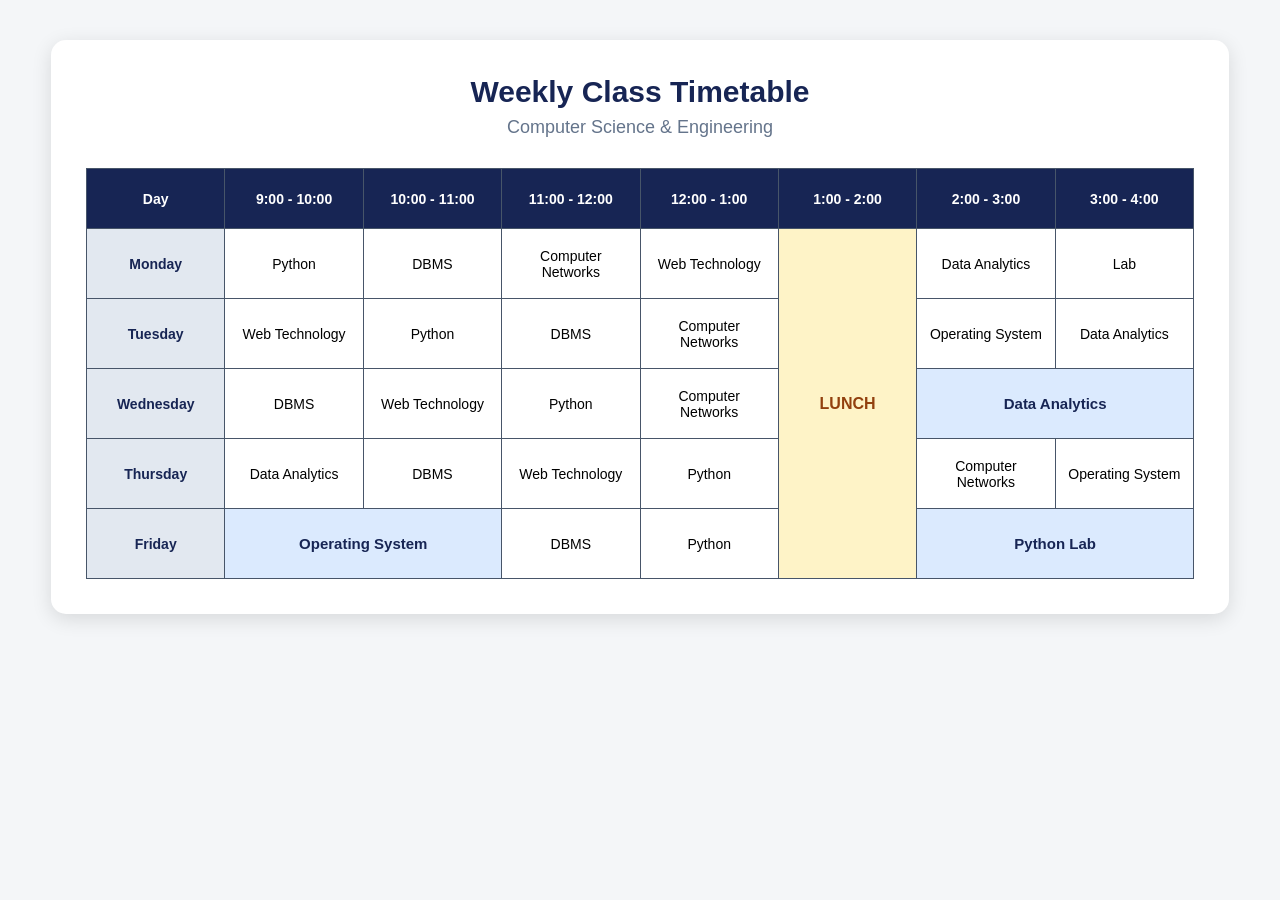
<file: TABLES/index.html>
<!doctype html>
<html lang="en">
  <head>
    <meta charset="UTF-8" />
    <meta name="viewport" content="width=device-width, initial-scale=1.0" />

    <title>College Timetable</title>

    <!-- External CSS -->
    <link rel="stylesheet" href="./styles.css" />
  </head>

  <body>
    <div class="container">
      <h1>Weekly Class Timetable</h1>

      <h2>Computer Science & Engineering</h2>

      <table>
        <!-- Table Heading -->
        <tr>
          <th>Day</th>
          <th>9:00 - 10:00</th>
          <th>10:00 - 11:00</th>
          <th>11:00 - 12:00</th>
          <th>12:00 - 1:00</th>
          <th>1:00 - 2:00</th>
          <th>2:00 - 3:00</th>
          <th>3:00 - 4:00</th>
        </tr>

        <!-- ================= MONDAY ================= -->

        <tr>
          <td class="day">Monday</td>

          <td>Python</td>

          <td>DBMS</td>

          <td>Computer Networks</td>

          <td>Web Technology</td>

          <!-- Lunch continues vertically -->
          <td rowspan="5" class="lunch">LUNCH</td>

          <td>Data Analytics</td>

          <td>Lab</td>
        </tr>

        <!-- ================= TUESDAY ================= -->

        <tr>
          <td class="day">Tuesday</td>

          <td>Web Technology</td>

          <td>Python</td>

          <td>DBMS</td>

          <td>Computer Networks</td>

          <!-- Lunch cell is already created above -->

          <td>Operating System</td>

          <td>Data Analytics</td>
        </tr>

        <!-- ================= WEDNESDAY ================= -->

        <tr>
          <td class="day">Wednesday</td>

          <td>DBMS</td>

          <td>Web Technology</td>

          <td>Python</td>

          <td>Computer Networks</td>

          <!-- Lunch cell is already created above -->

          <td colspan="2" class="two-hour">Data Analytics</td>
        </tr>

        <!-- ================= THURSDAY ================= -->

        <tr>
          <td class="day">Thursday</td>

          <td>Data Analytics</td>

          <td>DBMS</td>

          <td>Web Technology</td>

          <td>Python</td>

          <!-- Lunch cell is already created above -->

          <td>Computer Networks</td>

          <td>Operating System</td>
        </tr>

        <!-- ================= FRIDAY ================= -->

        <tr>
          <td class="day">Friday</td>

          <!-- Operating System = 2 Hours -->
          <td colspan="2" class="two-hour">Operating System</td>

          <td>DBMS</td>

          <td>Python</td>

          <!-- Lunch cell is already created above -->

          <!-- Python Lab = 2 Hours -->
          <td colspan="2" class="two-hour">Python Lab</td>
        </tr>
      </table>
    </div>
  </body>
</html>
</file>
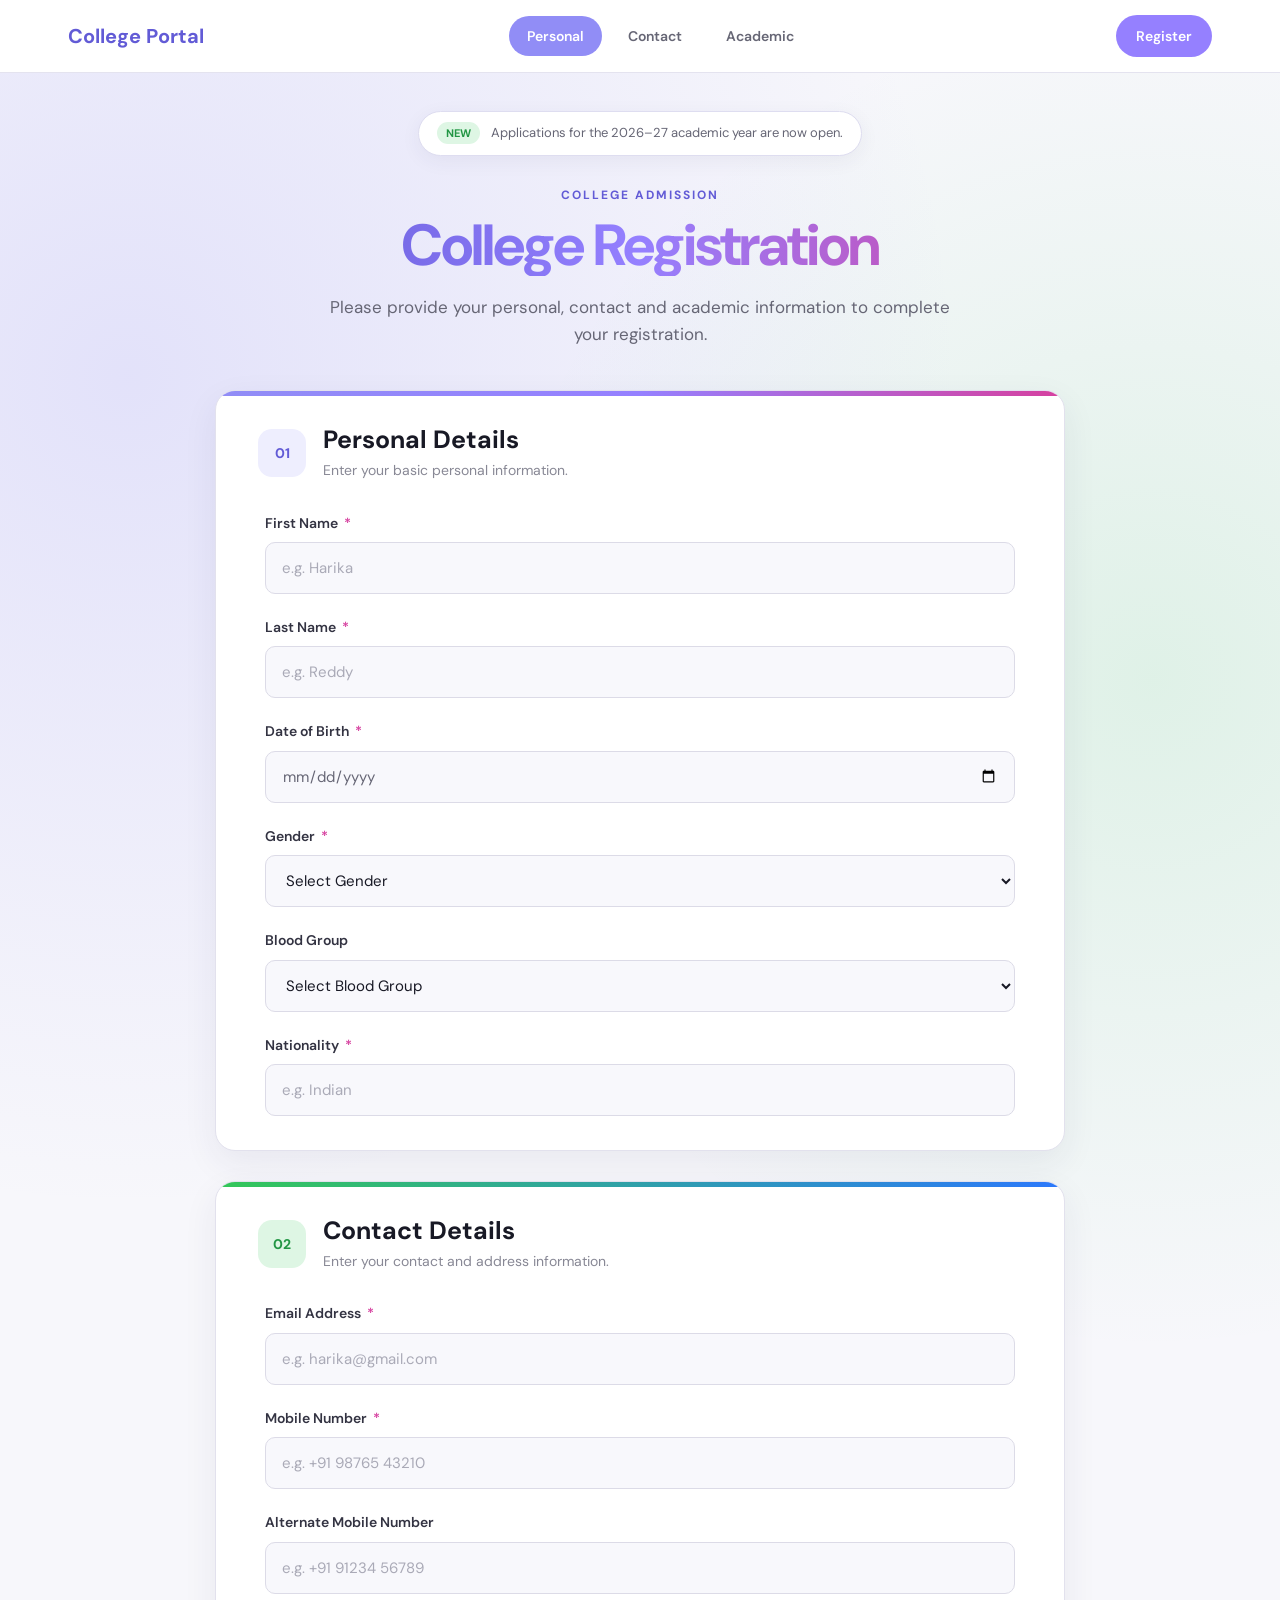
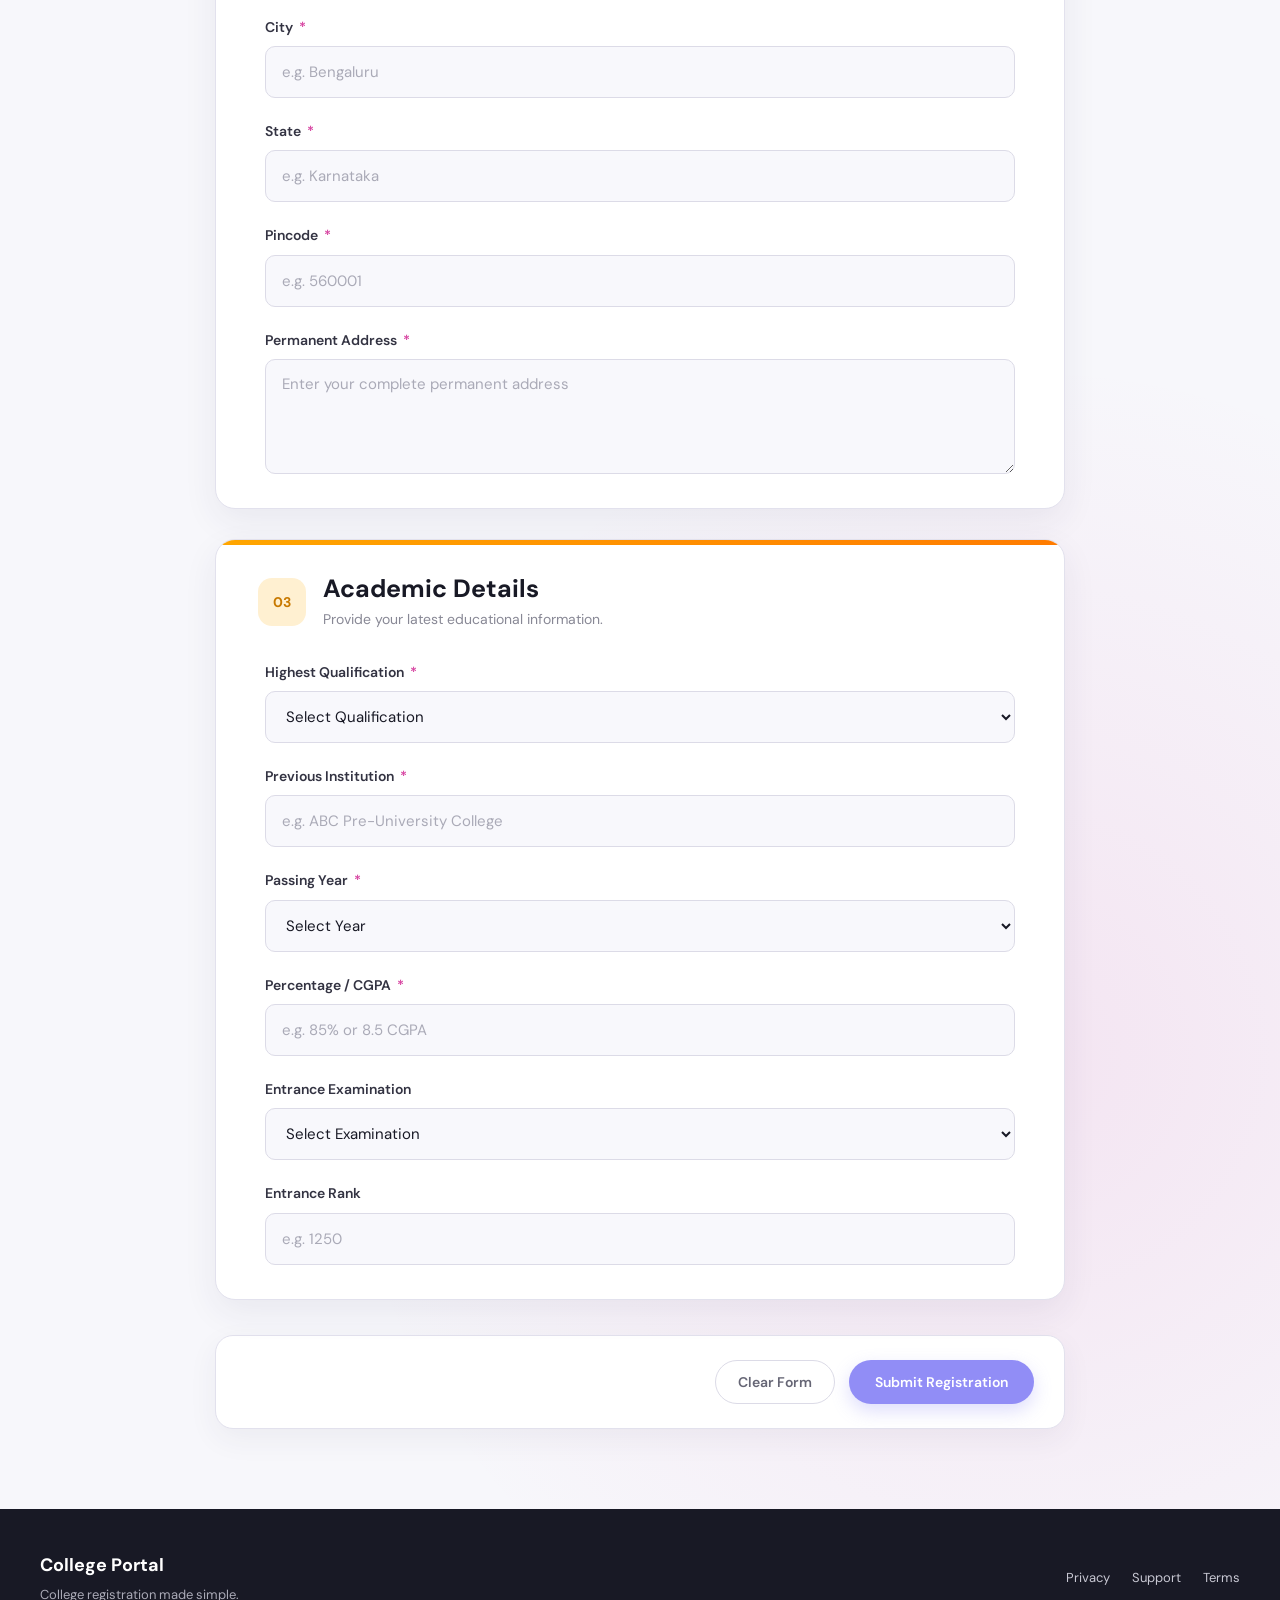
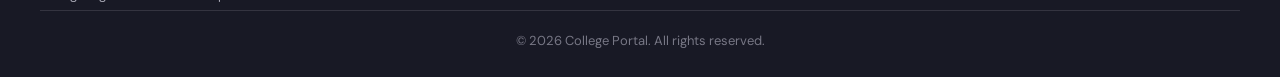
<file: TABLES/forms/index.html>
<!doctype html>
<html lang="en">
  <head>
    <meta charset="UTF-8" />

    <meta name="viewport" content="width=device-width, initial-scale=1.0" />

    <meta
      name="description"
      content="College Registration Form - Personal, Contact and Academic Details"
    />

    <title>College Registration</title>

    <!-- Google Font -->
    <link rel="preconnect" href="https://fonts.googleapis.com" />
    <link rel="preconnect" href="https://fonts.gstatic.com" crossorigin />

    <link
      href="https://fonts.googleapis.com/css2?family=DM+Sans:wght@400;500;600;700&display=swap"
      rel="stylesheet"
    />

    <!-- External CSS -->
    <link rel="stylesheet" href="./style.css" />
  </head>

  <body>
    <!-- =========================
         NAVIGATION BAR
    ========================== -->

    <header class="navbar">
      <div class="nav-container">
        <div class="logo">College Portal</div>

        <nav class="nav-links">
          <a href="#personal"> Personal </a>

          <a href="#contact"> Contact </a>

          <a href="#academic"> Academic </a>
        </nav>

        <a href="#registration" class="register-button"> Register </a>
      </div>
    </header>

    <!-- =========================
         MAIN CONTENT
    ========================== -->

    <main id="registration">
      <!-- Announcement -->

      <div class="announcement">
        <span>NEW</span>
        Applications for the 2026–27 academic year are now open.
      </div>

      <!-- Hero Section -->

      <section class="hero">
        <p class="hero-label">COLLEGE ADMISSION</p>

        <h1>College Registration</h1>

        <p class="hero-description">
          Please provide your personal, contact and academic information to
          complete your registration.
        </p>
      </section>

      <!-- =========================
             FORM
        ========================== -->

      <form id="registrationForm">
        <!-- =========================
                 PERSONAL DETAILS
            ========================== -->

        <section class="form-section" id="personal">
          <div class="section-heading">
            <span class="section-number"> 01 </span>

            <div>
              <h2>Personal Details</h2>

              <p>Enter your basic personal information.</p>
            </div>
          </div>

          <div class="form-fields">
            <!-- First Name -->

            <div class="field">
              <label for="firstName">
                First Name
                <span class="required">*</span>
              </label>

              <input
                type="text"
                id="firstName"
                name="firstName"
                placeholder="e.g. Harika"
                autocomplete="given-name"
                required
              />
            </div>

            <!-- Last Name -->

            <div class="field">
              <label for="lastName">
                Last Name
                <span class="required">*</span>
              </label>

              <input
                type="text"
                id="lastName"
                name="lastName"
                placeholder="e.g. Reddy"
                autocomplete="family-name"
                required
              />
            </div>

            <!-- Date of Birth -->

            <div class="field">
              <label for="dob">
                Date of Birth
                <span class="required">*</span>
              </label>

              <input type="date" id="dob" name="dob" required />
            </div>

            <!-- Gender -->

            <div class="field">
              <label for="gender">
                Gender
                <span class="required">*</span>
              </label>

              <select id="gender" name="gender" required>
                <option value="">Select Gender</option>

                <option value="female">Female</option>

                <option value="male">Male</option>

                <option value="other">Other</option>

                <option value="prefer-not">Prefer not to say</option>
              </select>
            </div>

            <!-- Blood Group -->

            <div class="field">
              <label for="bloodGroup"> Blood Group </label>

              <select id="bloodGroup" name="bloodGroup">
                <option value="">Select Blood Group</option>

                <option value="A+">A+</option>

                <option value="A-">A-</option>

                <option value="B+">B+</option>

                <option value="B-">B-</option>

                <option value="O+">O+</option>

                <option value="O-">O-</option>

                <option value="AB+">AB+</option>

                <option value="AB-">AB-</option>
              </select>
            </div>

            <!-- Nationality -->

            <div class="field">
              <label for="nationality">
                Nationality
                <span class="required">*</span>
              </label>

              <input
                type="text"
                id="nationality"
                name="nationality"
                placeholder="e.g. Indian"
                required
              />
            </div>
          </div>
        </section>

        <!-- =========================
                 CONTACT DETAILS
            ========================== -->

        <section class="form-section" id="contact">
          <div class="section-heading">
            <span class="section-number"> 02 </span>

            <div>
              <h2>Contact Details</h2>

              <p>Enter your contact and address information.</p>
            </div>
          </div>

          <div class="form-fields">
            <!-- Email -->

            <div class="field">
              <label for="email">
                Email Address
                <span class="required">*</span>
              </label>

              <input
                type="email"
                id="email"
                name="email"
                placeholder="e.g. harika@gmail.com"
                autocomplete="email"
                required
              />
            </div>

            <!-- Mobile -->

            <div class="field">
              <label for="mobile">
                Mobile Number
                <span class="required">*</span>
              </label>

              <input
                type="tel"
                id="mobile"
                name="mobile"
                placeholder="e.g. +91 98765 43210"
                autocomplete="tel"
                required
              />
            </div>

            <!-- Alternate Mobile -->

            <div class="field">
              <label for="alternateMobile"> Alternate Mobile Number </label>

              <input
                type="tel"
                id="alternateMobile"
                name="alternateMobile"
                placeholder="e.g. +91 91234 56789"
              />
            </div>

            <!-- City -->

            <div class="field">
              <label for="city">
                City
                <span class="required">*</span>
              </label>

              <input
                type="text"
                id="city"
                name="city"
                placeholder="e.g. Bengaluru"
                autocomplete="address-level2"
                required
              />
            </div>

            <!-- State -->

            <div class="field">
              <label for="state">
                State
                <span class="required">*</span>
              </label>

              <input
                type="text"
                id="state"
                name="state"
                placeholder="e.g. Karnataka"
                autocomplete="address-level1"
                required
              />
            </div>

            <!-- Pincode -->

            <div class="field">
              <label for="pincode">
                Pincode
                <span class="required">*</span>
              </label>

              <input
                type="text"
                id="pincode"
                name="pincode"
                placeholder="e.g. 560001"
                inputmode="numeric"
                maxlength="6"
                required
              />
            </div>

            <!-- Address -->

            <div class="field">
              <label for="address">
                Permanent Address
                <span class="required">*</span>
              </label>

              <textarea
                id="address"
                name="address"
                placeholder="Enter your complete permanent address"
                required
              ></textarea>
            </div>
          </div>
        </section>

        <!-- =========================
                 ACADEMIC DETAILS
            ========================== -->

        <section class="form-section" id="academic">
          <div class="section-heading">
            <span class="section-number"> 03 </span>

            <div>
              <h2>Academic Details</h2>

              <p>Provide your latest educational information.</p>
            </div>
          </div>

          <div class="form-fields">
            <!-- Qualification -->

            <div class="field">
              <label for="qualification">
                Highest Qualification
                <span class="required">*</span>
              </label>

              <select id="qualification" name="qualification" required>
                <option value="">Select Qualification</option>

                <option value="10th">10th / SSLC</option>

                <option value="12th">12th / PUC</option>

                <option value="diploma">Diploma</option>

                <option value="undergraduate">Undergraduate</option>

                <option value="postgraduate">Postgraduate</option>
              </select>
            </div>

            <!-- Institution -->

            <div class="field">
              <label for="institution">
                Previous Institution
                <span class="required">*</span>
              </label>

              <input
                type="text"
                id="institution"
                name="institution"
                placeholder="e.g. ABC Pre-University College"
                required
              />
            </div>

            <!-- Passing Year -->

            <div class="field">
              <label for="passingYear">
                Passing Year
                <span class="required">*</span>
              </label>

              <select id="passingYear" name="passingYear" required>
                <option value="">Select Year</option>

                <option value="2026">2026</option>

                <option value="2025">2025</option>

                <option value="2024">2024</option>

                <option value="2023">2023</option>

                <option value="2022">2022</option>

                <option value="2021">2021</option>

                <option value="2020">2020</option>
              </select>
            </div>

            <!-- Percentage -->

            <div class="field">
              <label for="percentage">
                Percentage / CGPA
                <span class="required">*</span>
              </label>

              <input
                type="text"
                id="percentage"
                name="percentage"
                placeholder="e.g. 85% or 8.5 CGPA"
                required
              />
            </div>

            <!-- Entrance Exam -->

            <div class="field">
              <label for="entranceExam"> Entrance Examination </label>

              <select id="entranceExam" name="entranceExam">
                <option value="">Select Examination</option>

                <option value="jee">JEE</option>

                <option value="neet">NEET</option>

                <option value="cet">KCET / CET</option>

                <option value="comedk">COMEDK</option>

                <option value="other">Other</option>

                <option value="none">Not Applicable</option>
              </select>
            </div>

            <!-- Entrance Rank -->

            <div class="field">
              <label for="rank"> Entrance Rank </label>

              <input
                type="text"
                id="rank"
                name="rank"
                placeholder="e.g. 1250"
                inputmode="numeric"
              />
            </div>
          </div>
        </section>

        <!-- =========================
                 FORM ACTIONS
            ========================== -->

        <div class="form-actions">
          <button type="reset" class="clear-button">Clear Form</button>

          <button type="submit" class="submit-button">
            Submit Registration
          </button>
        </div>
      </form>
    </main>

    <!-- =========================
         FOOTER
    ========================== -->

    <footer class="footer">
      <div class="footer-container">
        <div>
          <strong> College Portal </strong>

          <p>College registration made simple.</p>
        </div>

        <div class="footer-links">
          <a href="#"> Privacy </a>

          <a href="#"> Support </a>

          <a href="#"> Terms </a>
        </div>
      </div>

      <p class="copyright">© 2026 College Portal. All rights reserved.</p>
    </footer>

    <!-- =========================
         SIMPLE FORM SCRIPT
    ========================== -->

    <script>
      const form = document.getElementById("registrationForm");

      form.addEventListener("submit", function (event) {
        event.preventDefault();

        if (form.checkValidity()) {
          alert("Registration submitted successfully!");
        } else {
          form.reportValidity();
        }
      });
    </script>
  </body>
</html>
</file>
<file: TABLES/styles.css>
/* =========================================
   BASIC PAGE STYLE
   ========================================= */

* {
  margin: 0;
  padding: 0;
  box-sizing: border-box;
}

body {
  font-family: Arial, sans-serif;

  background-color: #f4f6f8;

  min-height: 100vh;

  padding: 40px 20px;
}

/* =========================================
   MAIN CONTAINER
   ========================================= */

.container {
  width: 95%;

  max-width: 1200px;

  margin: auto;

  background-color: white;

  padding: 35px;

  border-radius: 15px;

  box-shadow: 0 5px 20px rgba(0, 0, 0, 0.12);
}

/* =========================================
   HEADING
   ========================================= */

h1 {
  text-align: center;

  color: #172554;

  margin-bottom: 8px;

  font-size: 30px;
}

h2 {
  text-align: center;

  color: #64748b;

  font-size: 18px;

  margin-bottom: 30px;

  font-weight: normal;
}

/* =========================================
   TABLE
   ========================================= */

table {
  width: 100%;

  border-collapse: collapse;

  table-layout: fixed;
}

/* =========================================
   TABLE CELLS
   ========================================= */

th,
td {
  border: 1px solid #475569;

  padding: 18px 10px;

  text-align: center;

  height: 70px;

  font-size: 14px;
}

/* =========================================
   TABLE HEADER
   ========================================= */

th {
  background-color: #172554;

  color: white;

  font-weight: bold;

  height: 60px;
}

/* =========================================
   DAY COLUMN
   ========================================= */

.day {
  background-color: #e2e8f0;

  color: #172554;

  font-weight: bold;
}

/* =========================================
   TWO-HOUR SUBJECT
   ========================================= */

.two-hour {
  background-color: #dbeafe;

  color: #172554;

  font-weight: bold;

  font-size: 15px;
}

/* =========================================
   LUNCH
   ========================================= */

.lunch {
  background-color: #fef3c7;

  color: #92400e;

  font-weight: bold;

  font-size: 16px;

  vertical-align: middle;
}

/* =========================================
   NORMAL SUBJECT HOVER
   ========================================= */

td:not(.day):not(.lunch):hover {
  background-color: #f1f5f9;

  transition: 0.2s;
}

/* =========================================
   TWO-HOUR SUBJECT HOVER
   ========================================= */

.two-hour:hover {
  background-color: #bfdbfe;
}

/* =========================================
   RESPONSIVE DESIGN
   ========================================= */

@media screen and (max-width: 900px) {
  .container {
    width: 100%;

    padding: 20px;

    overflow-x: auto;
  }

  table {
    min-width: 900px;
  }

  h1 {
    font-size: 24px;
  }

  h2 {
    font-size: 16px;
  }
}
</file>
<file: TABLES/forms/style.css>
/* =========================================================
   COLLEGE REGISTRATION FORM
   Professional colorful design
========================================================= */

* {
  margin: 0;
  padding: 0;
  box-sizing: border-box;
}

html {
  scroll-behavior: smooth;
}

body {
  font-family: "DM Sans", "Segoe UI", sans-serif;
  background: #f4f3ff;
  color: #181925;
  line-height: 1.6;
}

/* =========================================================
   NAVBAR
========================================================= */

.navbar {
  width: 100%;
  background: #ffffff;
  border-bottom: 1px solid #e4e3ef;
  position: sticky;
  top: 0;
  z-index: 1000;
}

.nav-container {
  max-width: 1200px;
  margin: auto;
  min-height: 72px;
  padding: 0 28px;

  display: flex;
  align-items: center;
  justify-content: space-between;
  gap: 30px;
}

.logo {
  font-size: 20px;
  font-weight: 700;
  color: #625bd6;
  white-space: nowrap;
}

.nav-links {
  display: flex;
  align-items: center;
  justify-content: center;
  gap: 8px;
  flex: 1;
}

.nav-links a {
  text-decoration: none;
  color: #666675;
  font-size: 14px;
  font-weight: 600;

  padding: 9px 18px;
  border-radius: 999px;

  transition: 0.25s ease;
}

.nav-links a:hover {
  background: #eeeefe;
  color: #625bd6;
}

.nav-links a:first-child {
  background: #918df6;
  color: #ffffff;
}

.register-button {
  text-decoration: none;
  background: #9580ff;
  color: #ffffff;

  padding: 10px 20px;
  border-radius: 999px;

  font-size: 14px;
  font-weight: 600;

  transition: 0.25s ease;
}

.register-button:hover {
  background: #7568e8;
  transform: translateY(-1px);
}

/* =========================================================
   MAIN BACKGROUND
========================================================= */

main {
  min-height: 100vh;

  background:
    radial-gradient(
      circle at 10% 10%,
      rgba(145, 141, 246, 0.2),
      transparent 28%
    ),
    radial-gradient(
      circle at 90% 20%,
      rgba(51, 199, 88, 0.12),
      transparent 25%
    ),
    radial-gradient(
      circle at 80% 85%,
      rgba(214, 64, 159, 0.1),
      transparent 25%
    ),
    #f7f7fb;

  padding: 38px 20px 80px;
}

/* =========================================================
   ANNOUNCEMENT
========================================================= */

.announcement {
  max-width: 1200px;
  margin: 0 auto 30px;

  background: #ffffff;
  border: 1px solid #deddf0;

  padding: 11px 18px;
  border-radius: 999px;

  width: fit-content;

  font-size: 13px;
  color: #666675;

  box-shadow: 0 5px 20px rgba(45, 43, 90, 0.06);
}

.announcement span {
  background: #def6e4;
  color: #229644;

  padding: 4px 9px;
  margin-right: 8px;

  border-radius: 999px;

  font-size: 11px;
  font-weight: 700;
}

/* =========================================================
   HERO
========================================================= */

.hero {
  max-width: 850px;
  margin: 0 auto 42px;
  text-align: center;
}

.hero-label {
  color: #625bd6;
  font-size: 12px;
  font-weight: 700;
  letter-spacing: 2px;
  margin-bottom: 10px;
}

.hero h1 {
  font-size: clamp(36px, 6vw, 58px);
  line-height: 1.05;
  letter-spacing: -2px;
  margin-bottom: 18px;

  background: linear-gradient(90deg, #625bd6, #9580ff, #d6409f);

  -webkit-background-clip: text;
  background-clip: text;
  color: transparent;
}

.hero-description {
  max-width: 620px;
  margin: auto;

  color: #666675;
  font-size: 17px;
}

/* =========================================================
   FORM
========================================================= */

#registrationForm {
  max-width: 850px;
  margin: auto;
}

/* =========================================================
   FORM SECTION
========================================================= */

.form-section {
  position: relative;

  background: #ffffff;

  border: 1px solid #e2e1ed;
  border-radius: 20px;

  padding: 34px 42px;

  margin-bottom: 30px;

  box-shadow: 0 12px 35px rgba(45, 43, 90, 0.07);

  overflow: hidden;
}

/* colored top line */

.form-section::before {
  content: "";
  position: absolute;

  top: 0;
  left: 0;

  width: 100%;
  height: 5px;

  background: linear-gradient(90deg, #918df6, #9580ff, #d6409f);
}

/* Different colors for sections */

#contact::before {
  background: linear-gradient(90deg, #33c758, #2c78fc);
}

#academic::before {
  background: linear-gradient(90deg, #ffa600, #ff7b00);
}

/* =========================================================
   SECTION HEADING
========================================================= */

.section-heading {
  display: flex;
  align-items: center;

  gap: 17px;

  margin-bottom: 30px;
}

.section-number {
  width: 48px;
  height: 48px;

  display: flex;
  align-items: center;
  justify-content: center;

  border-radius: 14px;

  background: #eeeefe;
  color: #625bd6;

  font-size: 14px;
  font-weight: 700;

  flex-shrink: 0;
}

#contact .section-number {
  background: #def6e4;
  color: #229644;
}

#academic .section-number {
  background: #fff0d1;
  color: #c87900;
}

.section-heading h2 {
  font-size: 25px;
  line-height: 1.2;

  margin-bottom: 4px;
}

.section-heading p {
  color: #888895;
  font-size: 14px;
}

/* =========================================================
   FORM FIELDS
========================================================= */

.form-fields {
  width: 100%;
  max-width: 750px;
  margin: 0 auto;
}

.field {
  width: 100%;
  margin-bottom: 22px;
}

.field:last-child {
  margin-bottom: 0;
}

/* =========================================================
   LABELS
========================================================= */

.field label {
  display: block;

  margin-bottom: 8px;

  font-size: 14px;
  font-weight: 600;

  color: #333342;
}

.required {
  color: #d6409f;
  margin-left: 3px;
}

/* =========================================================
   INPUTS
========================================================= */

.field input,
.field select,
.field textarea {
  display: block;

  width: 100%;

  border: 1px solid #dcdbe7;
  border-radius: 10px;

  background: #f8f8fc;

  color: #181925;

  font-family: inherit;
  font-size: 15px;

  outline: none;

  transition:
    border-color 0.2s ease,
    box-shadow 0.2s ease,
    background 0.2s ease,
    transform 0.2s ease;
}

/* normal input height */

.field input,
.field select {
  height: 52px;
  padding: 0 16px;
}

/* textarea */

.field textarea {
  min-height: 115px;

  padding: 14px 16px;

  resize: vertical;
}

/* =========================================================
   PLACEHOLDER
========================================================= */

.field input::placeholder,
.field textarea::placeholder {
  color: #aaaab7;
}

/* =========================================================
   INPUT HOVER
========================================================= */

.field input:hover,
.field select:hover,
.field textarea:hover {
  border-color: #b9b6e8;
  background: #ffffff;
}

/* =========================================================
   INPUT FOCUS
========================================================= */

.field input:focus,
.field select:focus,
.field textarea:focus {
  border-color: #918df6;

  background: #ffffff;

  box-shadow: 0 0 0 4px rgba(145, 141, 246, 0.15);

  transform: translateY(-1px);
}

/* Placeholder disappears when clicked */

.field input:focus::placeholder,
.field textarea:focus::placeholder {
  color: transparent;
}

/* =========================================================
   SELECT
========================================================= */

.field select {
  cursor: pointer;
}

/* =========================================================
   DATE INPUT
========================================================= */

.field input[type="date"] {
  color: #666675;
}

/* =========================================================
   FORM ACTIONS
========================================================= */

.form-actions {
  max-width: 850px;

  margin: 35px auto 0;

  padding: 24px 30px;

  background: #ffffff;

  border: 1px solid #e2e1ed;

  border-radius: 18px;

  display: flex;

  align-items: center;
  justify-content: flex-end;

  gap: 14px;

  box-shadow: 0 10px 30px rgba(45, 43, 90, 0.06);
}

/* =========================================================
   CLEAR BUTTON
========================================================= */

.clear-button {
  border: 1px solid #dcdbe7;

  background: #ffffff;

  color: #666675;

  padding: 12px 22px;

  border-radius: 999px;

  font-family: inherit;

  font-size: 14px;
  font-weight: 600;

  cursor: pointer;

  transition: 0.25s ease;
}

.clear-button:hover {
  background: #f5f5f7;
  border-color: #c8c7d8;
}

/* =========================================================
   SUBMIT BUTTON
========================================================= */

.submit-button {
  border: none;

  background: #918df6;

  color: #ffffff;

  padding: 13px 26px;

  border-radius: 999px;

  font-family: inherit;

  font-size: 14px;
  font-weight: 600;

  cursor: pointer;

  box-shadow: 0 7px 18px rgba(145, 141, 246, 0.3);

  transition: 0.25s ease;
}

.submit-button:hover {
  background: #756fe5;

  transform: translateY(-2px);

  box-shadow: 0 10px 22px rgba(145, 141, 246, 0.35);
}

.submit-button:active {
  transform: translateY(0);
}

/* =========================================================
   FOOTER
========================================================= */

.footer {
  background: #181925;

  color: #ffffff;

  padding: 42px 25px 25px;
}

.footer-container {
  max-width: 1200px;

  margin: auto;

  display: flex;

  justify-content: space-between;

  align-items: center;

  gap: 30px;
}

.footer strong {
  font-size: 18px;
}

.footer p {
  color: #aaaab7;
  font-size: 13px;
  margin-top: 5px;
}

.footer-links {
  display: flex;
  gap: 22px;
}

.footer-links a {
  color: #c8c8d3;
  text-decoration: none;
  font-size: 13px;
}

.footer-links a:hover {
  color: #918df6;
}

.copyright {
  max-width: 1200px;

  margin: 30px auto 0;

  padding-top: 20px;

  border-top: 1px solid #343440;

  text-align: center;

  color: #777785 !important;
}

/* =========================================================
   RESPONSIVE
========================================================= */

@media (max-width: 850px) {
  .nav-container {
    padding: 0 18px;
  }

  .nav-links {
    gap: 2px;
  }

  .nav-links a {
    padding: 8px 11px;
  }

  .form-section {
    padding: 30px 25px;
  }

  .hero h1 {
    letter-spacing: -1px;
  }
}

@media (max-width: 650px) {
  main {
    padding: 25px 14px 60px;
  }

  .nav-container {
    min-height: 65px;
  }

  .logo {
    font-size: 17px;
  }

  .nav-links a {
    font-size: 12px;
    padding: 7px 9px;
  }

  .register-button {
    display: none;
  }

  .announcement {
    font-size: 11px;
    text-align: center;
    border-radius: 15px;
  }

  .hero {
    margin-bottom: 30px;
  }

  .hero h1 {
    font-size: 38px;
  }

  .hero-description {
    font-size: 15px;
  }

  .form-section {
    padding: 27px 18px;
    border-radius: 16px;
  }

  .section-heading {
    gap: 12px;
  }

  .section-number {
    width: 42px;
    height: 42px;
  }

  .section-heading h2 {
    font-size: 21px;
  }

  .form-actions {
    padding: 20px;
    flex-direction: column-reverse;
  }

  .clear-button,
  .submit-button {
    width: 100%;
  }

  .footer-container {
    flex-direction: column;
    text-align: center;
  }

  .footer-links {
    justify-content: center;
  }
}
</file>
